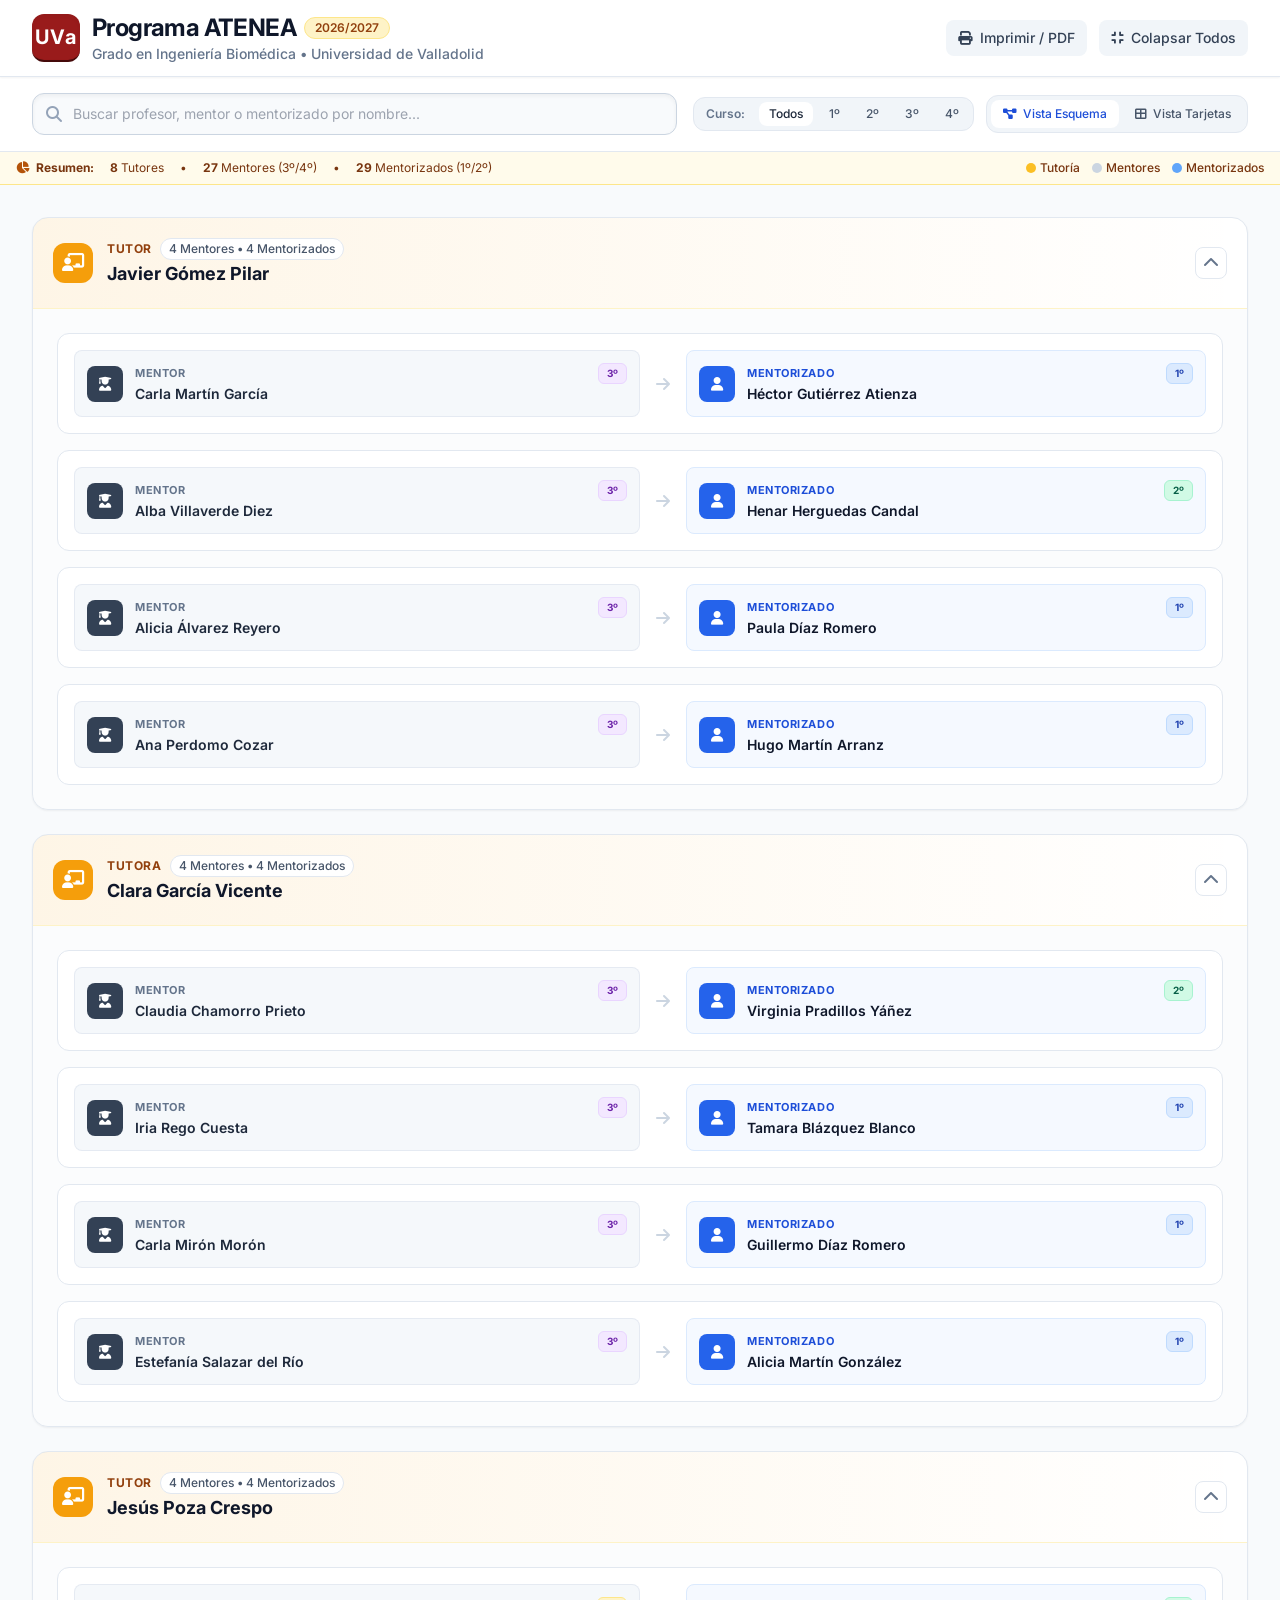
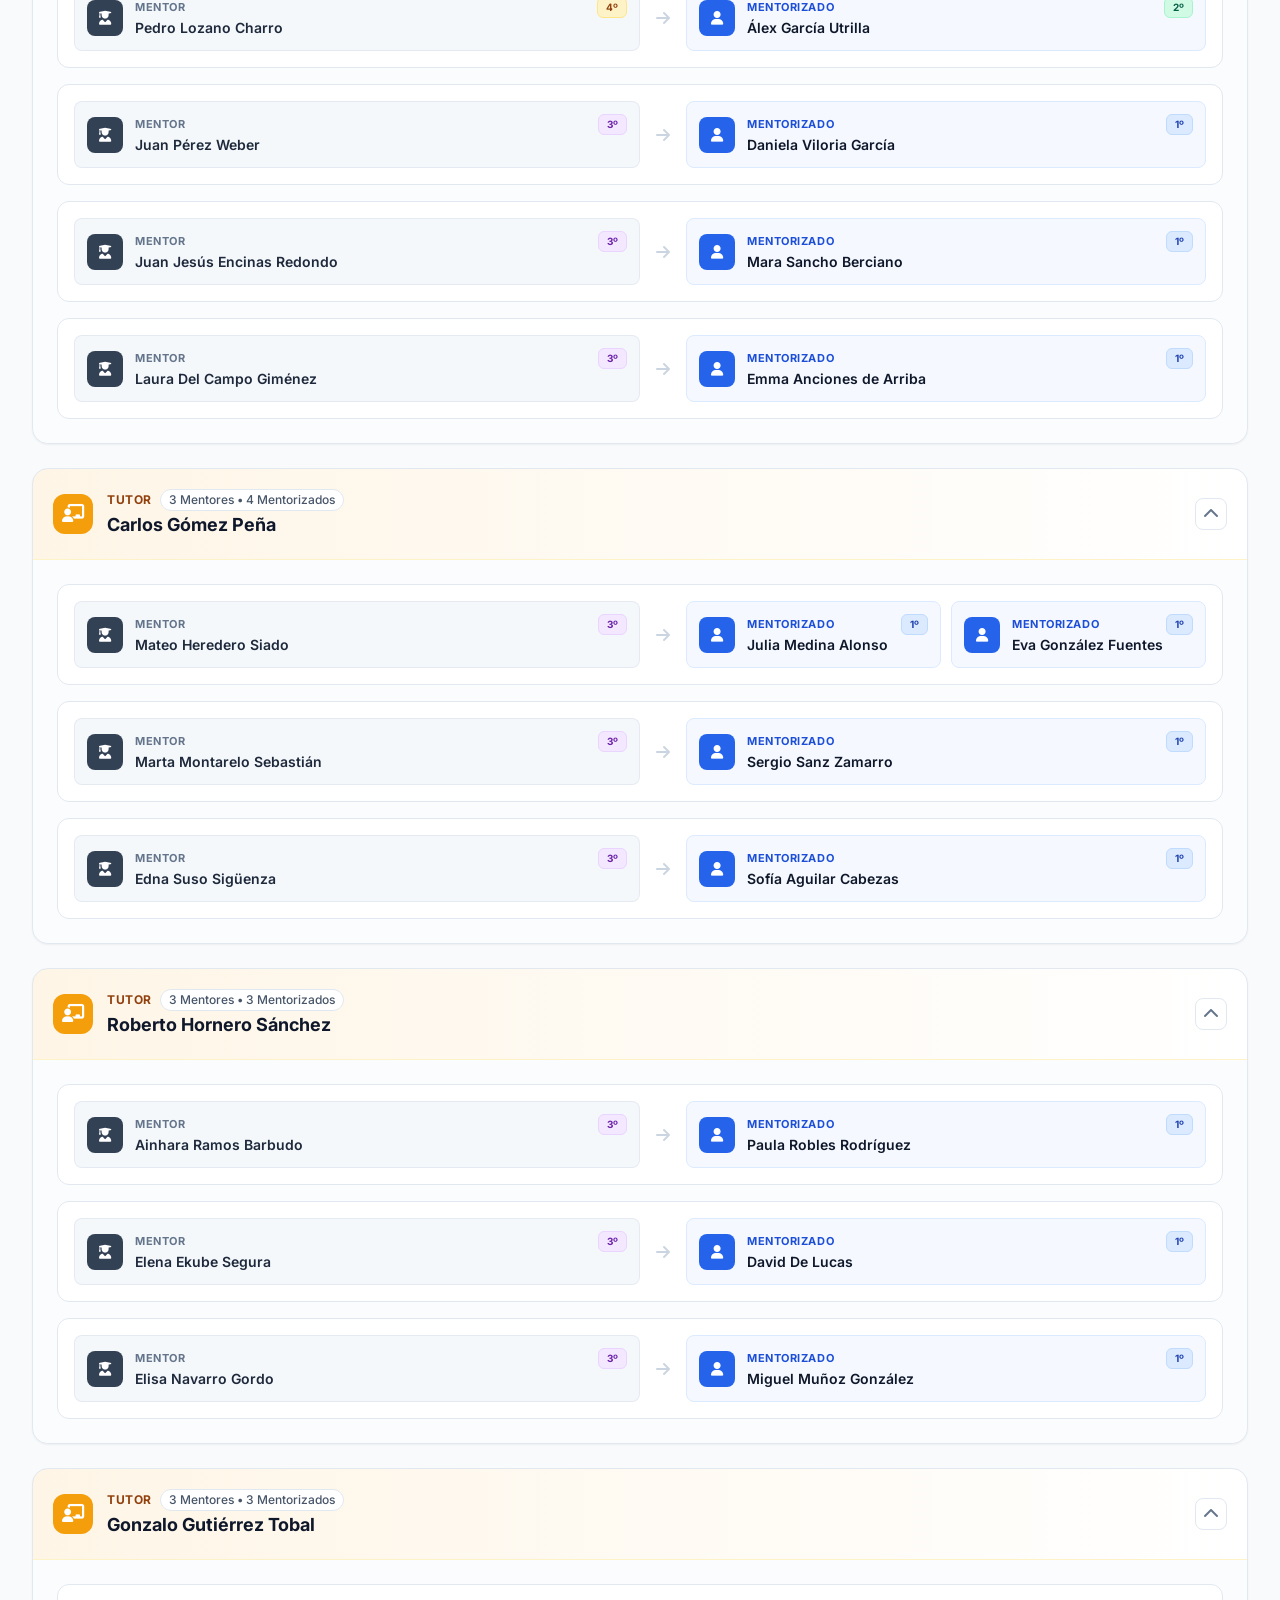
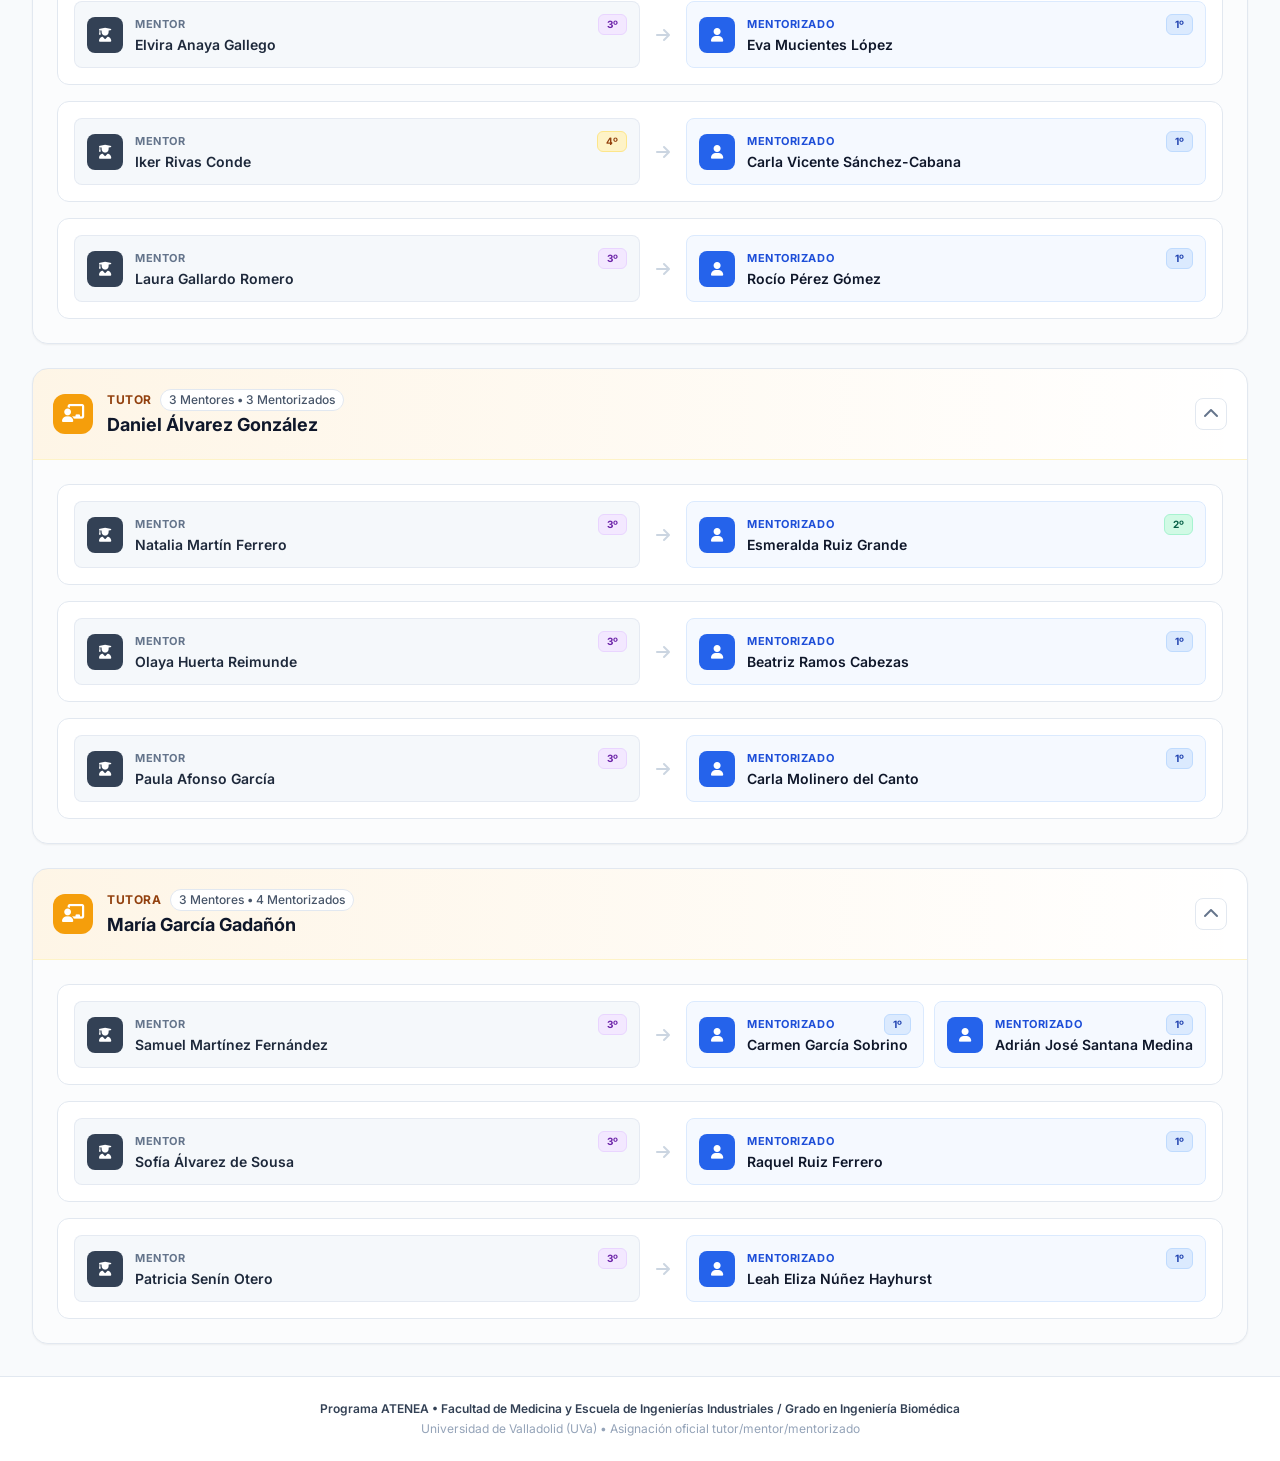
<file: programa_atenea_uva.html>
<!DOCTYPE html>
<html lang="es">
<head>
    <meta charset="UTF-8">
    <meta name="viewport" content="width=device-width, initial-scale=1.0">
    <title>Programa de Mentorización ATENEA - UVa</title>
    <!-- Tailwind CSS CDN -->
    <script src="shared/tailwind.js"></script>
    <!-- FontAwesome Icons -->
    <link rel="stylesheet" href="https://cdnjs.cloudflare.com/ajax/libs/font-awesome/6.4.0/css/all.min.css">
    <!-- Google Fonts Inter -->
    <link href="https://fonts.googleapis.com/css2?family=Inter:wght@300;400;500;600;700;800&display=swap" rel="stylesheet">
    <script>
        tailwind.config = {
            theme: {
                extend: {
                    fontFamily: {
                        sans: ['Inter', 'sans-serif'],
                    },
                    colors: {
                        uva: {
                            red: '#8B0000',
                            burgundy: '#6B0000',
                            gold: '#D4AF37',
                            lightGold: '#FFF9E6',
                            blue: '#1E3A8A',
                            accent: '#2563EB',
                            bg: '#F8FAFC'
                        }
                    }
                }
            }
        }
    </script>
    <style>
        ::-webkit-scrollbar {
            width: 8px;
            height: 8px;
        }
        ::-webkit-scrollbar-track {
            background: #F1F5F9;
        }
        ::-webkit-scrollbar-thumb {
            background: #CBD5E1;
            border-radius: 4px;
        }
        ::-webkit-scrollbar-thumb:hover {
            background: #94A3B8;
        }

        @media print {
            .no-print {
                display: none !important;
            }
            body {
                background: white !important;
                color: black !important;
            }
            .shadow-lg, .shadow-md, .shadow-sm {
                box-shadow: none !important;
            }
            .border {
                border-color: #cbd5e1 !important;
            }
        }
    </style>
</head>
<body class="bg-slate-50 text-slate-800 font-sans antialiased min-h-screen flex flex-col">

    <!-- Header -->
    <header class="bg-white border-b border-slate-200 sticky top-0 z-30 shadow-sm no-print">
        <div class="max-w-7xl mx-auto px-4 sm:px-6 lg:px-8 py-3">
            <div class="flex flex-col md:flex-row md:items-center md:justify-between gap-4">
                <div class="flex items-center space-x-3">
                    <div class="bg-red-800 text-white p-2.5 rounded-xl shadow-inner font-bold text-xl tracking-wider flex items-center justify-center w-12 h-12 border-b-2 border-red-950">
                        UVa
                    </div>
                    <div>
                        <div class="flex items-center space-x-2">
                            <h1 class="text-xl sm:text-2xl font-bold text-slate-900 tracking-tight">Programa ATENEA</h1>
                            <span class="bg-amber-100 text-amber-800 text-xs font-semibold px-2.5 py-0.5 rounded-full border border-amber-200">2026/2027</span>
                        </div>
                        <p class="text-xs sm:text-sm text-slate-500 font-medium">Grado en Ingeniería Biomédica &bull; Universidad de Valladolid</p>
                    </div>
                </div>

                <div class="flex items-center space-x-2 sm:space-x-3 self-end md:self-auto">
                    <button onclick="window.print()" class="inline-flex items-center space-x-2 px-3 py-2 text-sm font-medium text-slate-700 bg-slate-100 hover:bg-slate-200 rounded-lg transition-colors">
                        <i class="fa-solid fa-print"></i>
                        <span class="hidden sm:inline">Imprimir / PDF</span>
                    </button>
                    <button id="toggleAllBtn" onclick="toggleExpandAll()" class="inline-flex items-center space-x-2 px-3 py-2 text-sm font-medium text-slate-700 bg-slate-100 hover:bg-slate-200 rounded-lg transition-colors">
                        <i id="toggleAllIcon" class="fa-solid fa-compress"></i>
                        <span id="toggleAllText" class="hidden sm:inline">Colapsar Todos</span>
                    </button>
                </div>
            </div>
        </div>
    </header>

    <!-- Filter Bar -->
    <section class="bg-white border-b border-slate-200 py-4 px-4 sm:px-6 lg:px-8 no-print shadow-xs">
        <div class="max-w-7xl mx-auto flex flex-col md:flex-row items-stretch md:items-center justify-between gap-4">
            <div class="relative flex-1">
                <div class="absolute inset-y-0 left-0 pl-3.5 flex items-center pointer-events-none text-slate-400">
                    <i class="fa-solid fa-magnifying-glass"></i>
                </div>
                <input type="text" id="searchInput" oninput="handleSearch()" placeholder="Buscar profesor, mentor o mentorizado por nombre..." 
                    class="w-full pl-10 pr-10 py-2.5 bg-slate-50 border border-slate-300 rounded-xl text-sm focus:outline-none focus:ring-2 focus:ring-blue-600 focus:bg-white transition-all shadow-inner">
                <button id="clearSearch" onclick="clearSearch()" class="hidden absolute inset-y-0 right-0 pr-3 flex items-center text-slate-400 hover:text-slate-600">
                    <i class="fa-solid fa-circle-xmark"></i>
                </button>
            </div>

            <div class="flex flex-wrap items-center gap-3">
                <div class="flex items-center space-x-1.5 bg-slate-100 p-1 rounded-xl border border-slate-200">
                    <span class="text-xs font-semibold text-slate-500 px-2">Curso:</span>
                    <button onclick="setCourseFilter('ALL')" id="btnCourse-ALL" class="course-btn active px-2.5 py-1 text-xs font-medium rounded-lg bg-white shadow-xs text-slate-800">Todos</button>
                    <button onclick="setCourseFilter('1º')" id="btnCourse-1º" class="course-btn px-2.5 py-1 text-xs font-medium rounded-lg text-slate-600 hover:bg-white/50">1º</button>
                    <button onclick="setCourseFilter('2º')" id="btnCourse-2º" class="course-btn px-2.5 py-1 text-xs font-medium rounded-lg text-slate-600 hover:bg-white/50">2º</button>
                    <button onclick="setCourseFilter('3º')" id="btnCourse-3º" class="course-btn px-2.5 py-1 text-xs font-medium rounded-lg text-slate-600 hover:bg-white/50">3º</button>
                    <button onclick="setCourseFilter('4º')" id="btnCourse-4º" class="course-btn px-2.5 py-1 text-xs font-medium rounded-lg text-slate-600 hover:bg-white/50">4º</button>
                </div>

                <div class="flex items-center space-x-1 bg-slate-100 p-1 rounded-xl border border-slate-200">
                    <button onclick="setViewMode('tree')" id="btnViewTree" class="view-btn px-3 py-1.5 text-xs font-medium rounded-lg bg-white shadow-xs text-blue-700 flex items-center space-x-1.5">
                        <i class="fa-solid fa-diagram-project"></i>
                        <span>Vista Esquema</span>
                    </button>
                    <button onclick="setViewMode('cards')" id="btnViewCards" class="view-btn px-3 py-1.5 text-xs font-medium rounded-lg text-slate-600 hover:bg-white/50 flex items-center space-x-1.5">
                        <i class="fa-solid fa-table-cells-large"></i>
                        <span>Vista Tarjetas</span>
                    </button>
                </div>
            </div>
        </div>
    </section>

    <!-- Stats Banner -->
    <div class="bg-amber-50 border-b border-amber-200 px-4 py-2 text-xs text-amber-900 no-print">
        <div class="max-w-7xl mx-auto flex flex-wrap items-center justify-between gap-3">
            <div class="flex items-center space-x-4">
                <span class="font-bold flex items-center"><i class="fa-solid fa-chart-pie mr-1.5 text-amber-700"></i> Resumen:</span>
                <span><strong>8</strong> Tutores</span>
                <span>&bull;</span>
                <span><strong>27</strong> Mentores (3º/4º)</span>
                <span>&bull;</span>
                <span><strong>29</strong> Mentorizados (1º/2º)</span>
            </div>
            <div class="flex items-center space-x-3 font-medium">
                <span class="flex items-center"><span class="w-2.5 h-2.5 rounded-full bg-amber-400 inline-block mr-1"></span> Tutoría</span>
                <span class="flex items-center"><span class="w-2.5 h-2.5 rounded-full bg-slate-300 inline-block mr-1"></span> Mentores</span>
                <span class="flex items-center"><span class="w-2.5 h-2.5 rounded-full bg-blue-400 inline-block mr-1"></span> Mentorizados</span>
            </div>
        </div>
    </div>

    <!-- Main Content Area -->
    <main class="flex-1 max-w-7xl w-full mx-auto p-4 sm:p-6 lg:p-8">
        <div id="searchResultsBanner" class="hidden mb-6 bg-blue-50 border border-blue-200 rounded-xl p-3 text-sm text-blue-900 flex items-center justify-between">
            <div class="flex items-center space-x-2">
                <i class="fa-solid fa-info-circle text-blue-600"></i>
                <span>Mostrando resultados coincidentes para: <strong id="searchKeyword">""</strong></span>
            </div>
            <span id="searchMatchCount" class="bg-blue-200 text-blue-800 text-xs font-bold px-2 py-0.5 rounded-full">0 coincidencias</span>
        </div>

        <div id="mainContainer" class="space-y-6"></div>
    </main>

    <!-- Footer -->
    <footer class="bg-white border-t border-slate-200 py-6 text-center text-xs text-slate-500 mt-auto no-print">
        <div class="max-w-7xl mx-auto px-4">
            <p class="font-semibold text-slate-700">Programa ATENEA &bull; Facultad de Medicina y Escuela de Ingenierías Industriales / Grado en Ingeniería Biomédica</p>
            <p class="mt-1 text-slate-400">Universidad de Valladolid (UVa) &bull; Asignación oficial tutor/mentor/mentorizado</p>
        </div>
    </footer>

    <script>
        // DATOS CON LOS CAMBIOS SOLICITADOS
        const ateneaData = [
            {
                tutor: "Javier Gómez Pilar",
                role: "Tutor",
                mentors: [
                    { name: "Carla Martín García", course: "3º", mentees: [{ name: "Héctor Gutiérrez Atienza", course: "1º" }] },
                    { name: "Alba Villaverde Diez", course: "3º", mentees: [{ name: "Henar Herguedas Candal", course: "2º" }] },
                    { name: "Alicia Álvarez Reyero", course: "3º", mentees: [{ name: "Paula Díaz Romero", course: "1º" }] },
                    { name: "Ana Perdomo Cozar", course: "3º", mentees: [{ name: "Hugo Martín Arranz", course: "1º" }] }
                ]
            },
            {
                tutor: "Clara García Vicente",
                role: "Tutora",
                mentors: [
                    { name: "Claudia Chamorro Prieto", course: "3º", mentees: [{ name: "Virginia Pradillos Yáñez", course: "2º" }] },
                    { name: "Iria Rego Cuesta", course: "3º", mentees: [{ name: "Tamara Blázquez Blanco", course: "1º" }] },
                    { name: "Carla Mirón Morón", course: "3º", mentees: [{ name: "Guillermo Díaz Romero", course: "1º" }] },
                    { name: "Estefanía Salazar del Río", course: "3º", mentees: [{ name: "Alicia Martín González", course: "1º" }] }
                ]
            },
            {
                tutor: "Jesús Poza Crespo",
                role: "Tutor",
                mentors: [
                    { name: "Pedro Lozano Charro", course: "4º", mentees: [{ name: "Álex García Utrilla", course: "2º" }] },
                    { name: "Juan Pérez Weber", course: "3º", mentees: [{ name: "Daniela Viloria García", course: "1º" }] },
                    { name: "Juan Jesús Encinas Redondo", course: "3º", mentees: [{ name: "Mara Sancho Berciano", course: "1º" }] },
                    { name: "Laura Del Campo Giménez", course: "3º", mentees: [{ name: "Emma Anciones de Arriba", course: "1º" }] }
                ]
            },
            {
                tutor: "Carlos Gómez Peña",
                role: "Tutor",
                mentors: [
                    { name: "Mateo Heredero Siado", course: "3º", mentees: [{ name: "Julia Medina Alonso", course: "1º" }, { name: "Eva González Fuentes", course: "1º" }] },
                    { name: "Marta Montarelo Sebastián", course: "3º", mentees: [{ name: "Sergio Sanz Zamarro", course: "1º" }] },
                    { name: "Edna Suso Sigüenza", course: "3º", mentees: [{ name: "Sofía Aguilar Cabezas", course: "1º" }] }
                ]
            },
            {
                tutor: "Roberto Hornero Sánchez",
                role: "Tutor",
                mentors: [
                    { name: "Ainhara Ramos Barbudo", course: "3º", mentees: [{ name: "Paula Robles Rodríguez", course: "1º" }] },
                    { name: "Elena Ekube Segura", course: "3º", mentees: [{ name: "David De Lucas", course: "1º" }] },
                    { name: "Elisa Navarro Gordo", course: "3º", mentees: [{ name: "Miguel Muñoz González", course: "1º" }] }
                ]
            },
            {
                tutor: "Gonzalo Gutiérrez Tobal",
                role: "Tutor",
                mentors: [
                    { name: "Elvira Anaya Gallego", course: "3º", mentees: [{ name: "Eva Mucientes López", course: "1º" }] },
                    { name: "Iker Rivas Conde", course: "4º", mentees: [{ name: "Carla Vicente Sánchez-Cabana", course: "1º" }] },
                    { name: "Laura Gallardo Romero", course: "3º", mentees: [{ name: "Rocío Pérez Gómez", course: "1º" }] }
                ]
            },
            {
                tutor: "Daniel Álvarez González",
                role: "Tutor",
                mentors: [
                    { name: "Natalia Martín Ferrero", course: "3º", mentees: [{ name: "Esmeralda Ruiz Grande", course: "2º" }] },
                    { name: "Olaya Huerta Reimunde", course: "3º", mentees: [{ name: "Beatriz Ramos Cabezas", course: "1º" }] },
                    { name: "Paula Afonso García", course: "3º", mentees: [{ name: "Carla Molinero del Canto", course: "1º" }] }
                ]
            },
            {
                tutor: "María García Gadañón",
                role: "Tutora",
                mentors: [
                    { name: "Samuel Martínez Fernández", course: "3º", mentees: [{ name: "Carmen García Sobrino", course: "1º" }, { name: "Adrián José Santana Medina", course: "1º" }] },
                    { name: "Sofía Álvarez de Sousa", course: "3º", mentees: [{ name: "Raquel Ruiz Ferrero", course: "1º" }] },
                    { name: "Patricia Senín Otero", course: "3º", mentees: [{ name: "Leah Eliza Núñez Hayhurst", course: "1º" }] }
                ]
            }
        ];

        let currentViewMode = 'tree';
        let currentSearchQuery = '';
        let currentCourseFilter = 'ALL';
        let expandedGroups = new Set(ateneaData.map((_, i) => i));

        window.onload = function() {
            render();
        };

        function render() {
            const container = document.getElementById('mainContainer');
            container.innerHTML = '';
            let filteredCount = 0;

            ateneaData.forEach((group, groupIdx) => {
                const isGroupMatch = matchesFilter(group);
                if (!isGroupMatch.visible) return;

                filteredCount++;
                const isExpanded = expandedGroups.has(groupIdx);

                if (currentViewMode === 'tree') {
                    container.appendChild(createTreeViewGroup(group, groupIdx, isExpanded, isGroupMatch.highlightQuery));
                } else {
                    container.appendChild(createCardViewGroup(group, groupIdx, isExpanded, isGroupMatch.highlightQuery));
                }
            });

            const banner = document.getElementById('searchResultsBanner');
            if (currentSearchQuery.trim() !== '') {
                banner.classList.remove('hidden');
                document.getElementById('searchKeyword').innerText = `"${currentSearchQuery}"`;
                document.getElementById('searchMatchCount').innerText = `${filteredCount} tutoría(s) encontradas`;
            } else {
                banner.classList.add('hidden');
            }

            if (filteredCount === 0) {
                container.innerHTML = `
                    <div class="bg-white rounded-2xl p-12 text-center border border-slate-200 shadow-sm">
                        <i class="fa-solid fa-user-slash text-4xl text-slate-300 mb-3"></i>
                        <h3 class="text-lg font-bold text-slate-700">Sin resultados de búsqueda</h3>
                        <p class="text-slate-500 text-sm mt-1">No se encontró ningún participante que coincida con "${currentSearchQuery}".</p>
                        <button onclick="clearSearch()" class="mt-4 px-4 py-2 bg-blue-600 text-white rounded-xl text-sm font-medium hover:bg-blue-700 transition">
                            Limpiar búsqueda
                        </button>
                    </div>
                `;
            }
        }

        function matchesFilter(group) {
            const query = currentSearchQuery.toLowerCase().trim();
            const course = currentCourseFilter;

            let tutorMatch = normalizeStr(group.tutor).includes(query);
            let mentorMatches = false;
            let menteeMatches = false;

            group.mentors.forEach(m => {
                if (normalizeStr(m.name).includes(query) && (course === 'ALL' || m.course === course)) {
                    mentorMatches = true;
                }
                m.mentees.forEach(me => {
                    if (normalizeStr(me.name).includes(query) && (course === 'ALL' || me.course === course)) {
                        menteeMatches = true;
                    }
                });
            });

            let isVisible = true;
            if (query !== '') {
                isVisible = tutorMatch || mentorMatches || menteeMatches;
            }

            if (isVisible && course !== 'ALL') {
                const hasCourse = group.mentors.some(m => 
                    m.course === course || m.mentees.some(me => me.course === course)
                );
                if (!hasCourse) isVisible = false;
            }

            return { visible: isVisible, highlightQuery: query };
        }

        function normalizeStr(str) {
            return str.normalize("NFD").replace(/[\u0300-\u036f]/g, "").toLowerCase();
        }

        function highlightText(text, query) {
            if (!query) return text;
            const normText = normalizeStr(text);
            const index = normText.indexOf(query);
            if (index === -1) return text;

            const start = text.substring(0, index);
            const match = text.substring(index, index + query.length);
            const end = text.substring(index + query.length);

            return `${start}<mark class="bg-amber-200 text-amber-900 rounded px-0.5 font-bold">${match}</mark>${end}`;
        }

        function getBadgeClass(course) {
            switch(course) {
                case '1º': return 'bg-blue-100 text-blue-800 border-blue-200';
                case '2º': return 'bg-emerald-100 text-emerald-800 border-emerald-200';
                case '3º': return 'bg-purple-100 text-purple-800 border-purple-200';
                case '4º': return 'bg-amber-100 text-amber-800 border-amber-200';
                default: return 'bg-slate-100 text-slate-800 border-slate-200';
            }
        }

        function createTreeViewGroup(group, index, isExpanded, query) {
            const card = document.createElement('div');
            card.className = "bg-white rounded-2xl border border-slate-200 shadow-sm overflow-hidden transition-all duration-200 hover:shadow-md";

            const totalMentors = group.mentors.length;
            const totalMentees = group.mentors.reduce((acc, m) => acc + m.mentees.length, 0);

            card.innerHTML = `
                <div class="bg-gradient-to-r from-amber-500/10 via-amber-500/5 to-transparent p-4 sm:p-5 flex items-center justify-between border-b border-amber-100 cursor-pointer select-none" onclick="toggleGroup(${index})">
                    <div class="flex items-center space-x-3.5">
                        <div class="w-10 h-10 rounded-xl bg-amber-500 text-white font-bold flex items-center justify-center shadow-xs text-lg">
                            <i class="fa-solid fa-chalkboard-user"></i>
                        </div>
                        <div>
                            <div class="flex items-center space-x-2">
                                <span class="text-xs font-bold uppercase tracking-wider text-amber-800">${group.role}</span>
                                <span class="text-xs bg-white text-slate-600 px-2 py-0.5 rounded-full border border-slate-200 font-medium">
                                    ${totalMentors} Mentores &bull; ${totalMentees} Mentorizados
                                </span>
                            </div>
                            <h3 class="text-base sm:text-lg font-bold text-slate-900 leading-snug">
                                ${highlightText(group.tutor, query)}
                            </h3>
                        </div>
                    </div>
                    <div class="flex items-center space-x-2">
                        <button class="w-8 h-8 rounded-lg bg-white border border-slate-200 text-slate-500 hover:text-slate-800 flex items-center justify-center transition">
                            <i class="fa-solid ${isExpanded ? 'fa-chevron-up' : 'fa-chevron-down'}"></i>
                        </button>
                    </div>
                </div>
            `;

            if (isExpanded) {
                const body = document.createElement('div');
                body.className = "p-4 sm:p-6 bg-slate-50/50 space-y-4 overflow-x-auto";

                group.mentors.forEach(mentor => {
                    const mentorBlock = document.createElement('div');
                    mentorBlock.className = "flex flex-col sm:flex-row items-stretch gap-3 sm:gap-4 bg-white p-3.5 sm:p-4 rounded-xl border border-slate-200 shadow-2xs";

                    const mentorCol = `
                        <div class="sm:w-1/2 flex items-center space-x-3 p-3 rounded-lg bg-slate-100/70 border border-slate-200/80">
                            <div class="w-9 h-9 rounded-lg bg-slate-700 text-white font-bold flex items-center justify-center text-sm shrink-0">
                                <i class="fa-solid fa-user-graduate"></i>
                            </div>
                            <div class="min-w-0 flex-1">
                                <div class="flex items-center justify-between">
                                    <span class="text-[11px] font-bold uppercase tracking-wider text-slate-500">Mentor</span>
                                    <span class="text-[10px] font-bold px-2 py-0.5 rounded-md border ${getBadgeClass(mentor.course)}">
                                        ${mentor.course}
                                    </span>
                                </div>
                                <div class="text-sm font-semibold text-slate-800 truncate">
                                    ${highlightText(mentor.name, query)}
                                </div>
                            </div>
                        </div>
                    `;

                    let menteesHtml = '';
                    mentor.mentees.forEach(mentee => {
                        menteesHtml += `
                            <div class="flex-1 flex items-center space-x-3 p-3 rounded-lg bg-blue-50/60 border border-blue-100">
                                <div class="w-9 h-9 rounded-lg bg-blue-600 text-white font-bold flex items-center justify-center text-sm shrink-0">
                                    <i class="fa-solid fa-user"></i>
                                </div>
                                <div class="min-w-0 flex-1">
                                    <div class="flex items-center justify-between">
                                        <span class="text-[11px] font-bold uppercase tracking-wider text-blue-700">Mentorizado</span>
                                        <span class="text-[10px] font-bold px-2 py-0.5 rounded-md border ${getBadgeClass(mentee.course)}">
                                            ${mentee.course}
                                        </span>
                                    </div>
                                    <div class="text-sm font-semibold text-slate-900 truncate">
                                        ${highlightText(mentee.name, query)}
                                    </div>
                                </div>
                            </div>
                        `;
                    });

                    mentorBlock.innerHTML = `
                        ${mentorCol}
                        <div class="hidden sm:flex items-center text-slate-300">
                            <i class="fa-solid fa-arrow-right text-base"></i>
                        </div>
                        <div class="flex-1 flex flex-col sm:flex-row gap-2.5">
                            ${menteesHtml}
                        </div>
                    `;

                    body.appendChild(mentorBlock);
                });

                card.appendChild(body);
            }

            return card;
        }

        function createCardViewGroup(group, index, isExpanded, query) {
            const card = document.createElement('div');
            card.className = "bg-white rounded-2xl border border-slate-200 shadow-sm overflow-hidden transition-all duration-200";

            card.innerHTML = `
                <div class="bg-slate-900 text-white p-4 flex items-center justify-between cursor-pointer select-none" onclick="toggleGroup(${index})">
                    <div class="flex items-center space-x-3">
                        <div class="w-9 h-9 rounded-lg bg-amber-500 text-slate-950 font-bold flex items-center justify-center text-base">
                            <i class="fa-solid fa-chalkboard-user"></i>
                        </div>
                        <div>
                            <span class="text-[10px] font-bold uppercase tracking-wider text-amber-400 block">${group.role}</span>
                            <h3 class="text-base font-bold text-white">${highlightText(group.tutor, query)}</h3>
                        </div>
                    </div>
                    <button class="text-slate-400 hover:text-white transition">
                        <i class="fa-solid ${isExpanded ? 'fa-chevron-up' : 'fa-chevron-down'}"></i>
                    </button>
                </div>
            `;

            if (isExpanded) {
                const body = document.createElement('div');
                body.className = "p-4 grid grid-cols-1 md:grid-cols-2 lg:grid-cols-3 gap-4 bg-slate-50";

                group.mentors.forEach(m => {
                    const mentorCard = document.createElement('div');
                    mentorCard.className = "bg-white rounded-xl border border-slate-200 p-4 shadow-2xs flex flex-col justify-between";

                    let menteesList = '';
                    m.mentees.forEach(me => {
                        menteesList += `
                            <li class="flex items-center justify-between py-1.5 border-b border-slate-100 last:border-0 text-xs">
                                <span class="font-medium text-slate-800 flex items-center">
                                    <i class="fa-solid fa-caret-right text-blue-500 mr-1.5"></i>
                                    ${highlightText(me.name, query)}
                                </span>
                                <span class="text-[10px] font-bold px-2 py-0.5 rounded border ${getBadgeClass(me.course)}">
                                    ${me.course}
                                </span>
                            </li>
                        `;
                    });

                    mentorCard.innerHTML = `
                        <div>
                            <div class="flex items-center justify-between border-b border-slate-200 pb-2.5 mb-2.5">
                                <div class="flex items-center space-x-2">
                                    <i class="fa-solid fa-user-graduate text-slate-500 text-xs"></i>
                                    <span class="text-xs font-bold text-slate-900">${highlightText(m.name, query)}</span>
                                </div>
                                <span class="text-[10px] font-bold px-2 py-0.5 rounded border ${getBadgeClass(m.course)}">
                                    ${m.course}
                                </span>
                            </div>
                            <div>
                                <span class="text-[10px] font-bold text-slate-400 uppercase tracking-wider block mb-1">Mentorizados:</span>
                                <ul>${menteesList}</ul>
                            </div>
                        </div>
                    `;

                    body.appendChild(mentorCard);
                });

                card.appendChild(body);
            }

            return card;
        }

        function toggleGroup(index) {
            if (expandedGroups.has(index)) {
                expandedGroups.delete(index);
            } else {
                expandedGroups.add(index);
            }
            render();
        }

        function toggleExpandAll() {
            const btnText = document.getElementById('toggleAllText');
            const btnIcon = document.getElementById('toggleAllIcon');

            if (expandedGroups.size === ateneaData.length) {
                expandedGroups.clear();
                btnText.innerText = 'Desplegar Todos';
                btnIcon.className = 'fa-solid fa-expand';
            } else {
                expandedGroups = new Set(ateneaData.map((_, i) => i));
                btnText.innerText = 'Colapsar Todos';
                btnIcon.className = 'fa-solid fa-compress';
            }
            render();
        }

        function setViewMode(mode) {
            currentViewMode = mode;
            document.getElementById('btnViewTree').className = `view-btn px-3 py-1.5 text-xs font-medium rounded-lg flex items-center space-x-1.5 ${mode === 'tree' ? 'bg-white shadow-xs text-blue-700' : 'text-slate-600 hover:bg-white/50'}`;
            document.getElementById('btnViewCards').className = `view-btn px-3 py-1.5 text-xs font-medium rounded-lg flex items-center space-x-1.5 ${mode === 'cards' ? 'bg-white shadow-xs text-blue-700' : 'text-slate-600 hover:bg-white/50'}`;
            render();
        }

        function setCourseFilter(course) {
            currentCourseFilter = course;
            document.querySelectorAll('.course-btn').forEach(btn => {
                btn.className = 'course-btn px-2.5 py-1 text-xs font-medium rounded-lg text-slate-600 hover:bg-white/50';
            });
            const activeBtn = document.getElementById(`btnCourse-${course}`);
            if (activeBtn) {
                activeBtn.className = 'course-btn active px-2.5 py-1 text-xs font-medium rounded-lg bg-white shadow-xs text-slate-800';
            }
            render();
        }

        function handleSearch() {
            const input = document.getElementById('searchInput');
            const clearBtn = document.getElementById('clearSearch');
            currentSearchQuery = input.value;

            if (currentSearchQuery.length > 0) {
                clearBtn.classList.remove('hidden');
            } else {
                clearBtn.classList.add('hidden');
            }
            render();
        }

        function clearSearch() {
            document.getElementById('searchInput').value = '';
            document.getElementById('clearSearch').classList.add('hidden');
            currentSearchQuery = '';
            render();
        }
    </script>
</body>
</html>
</file>
